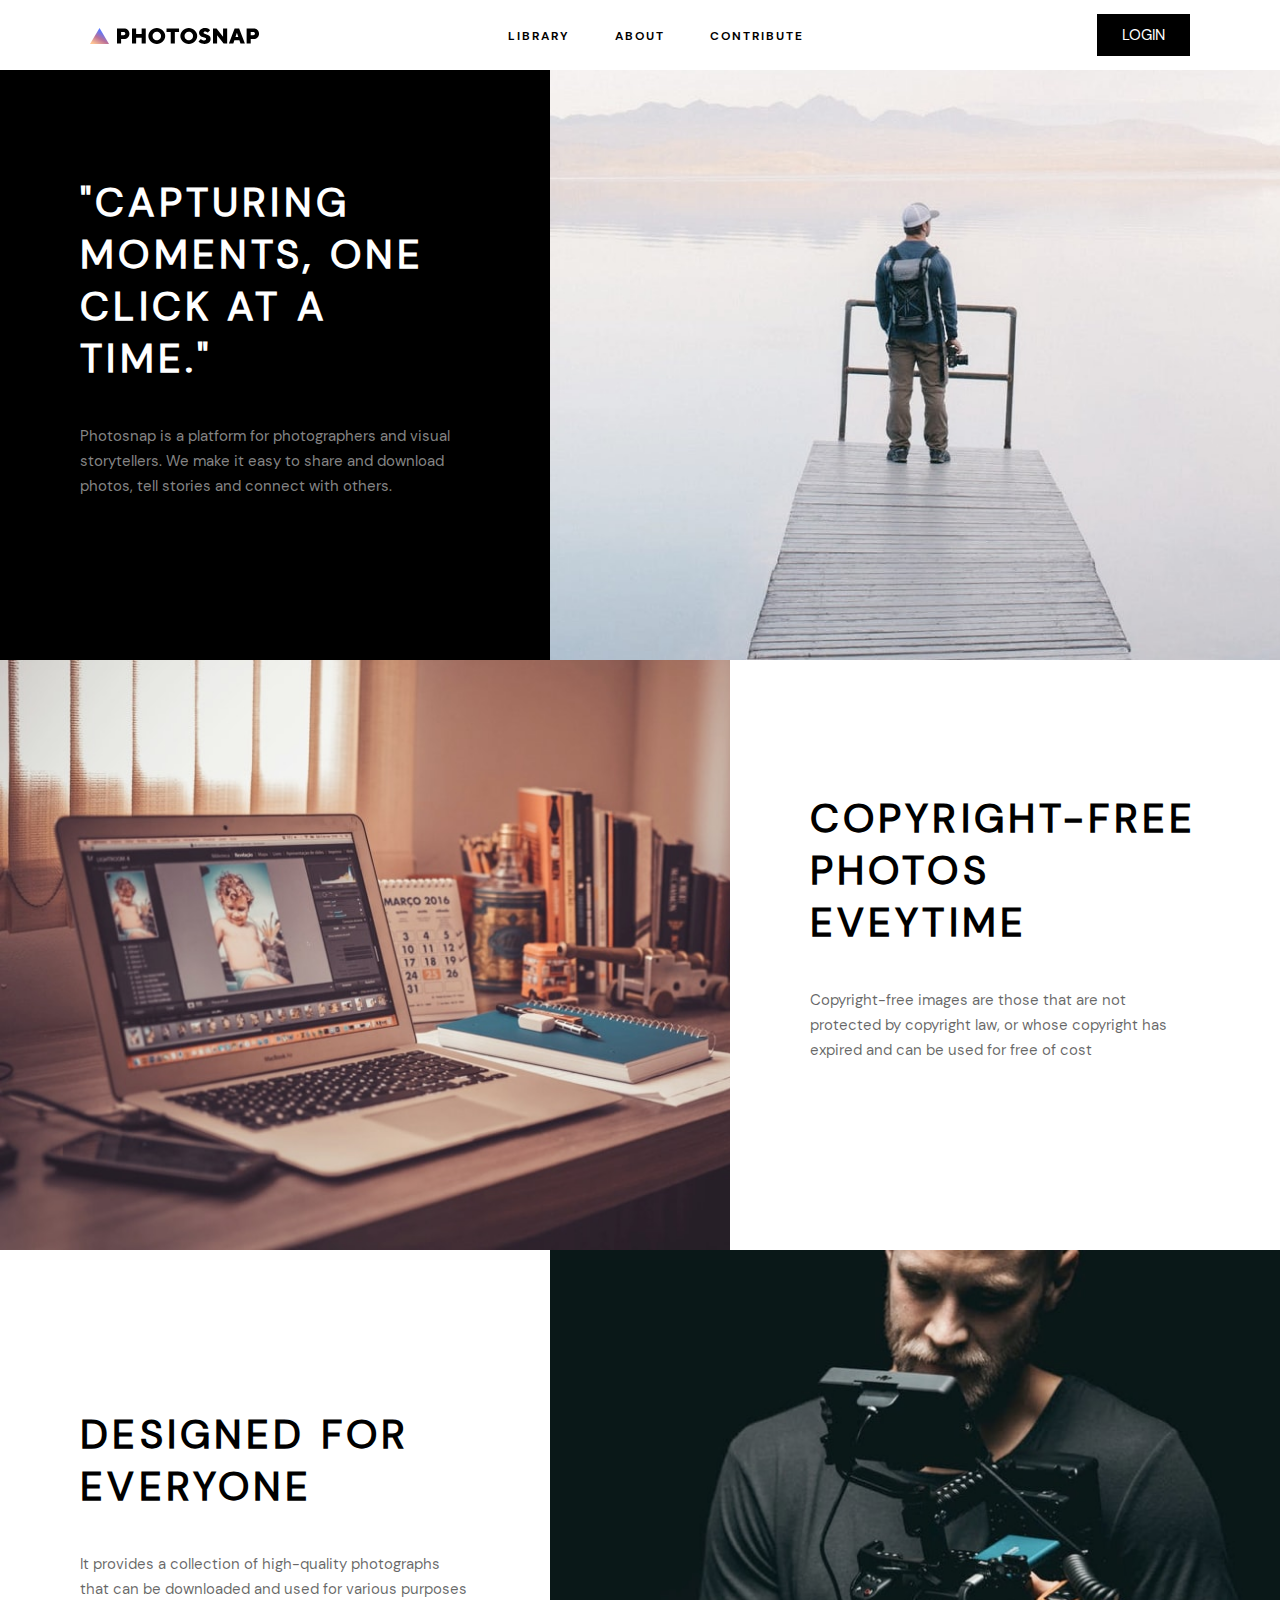
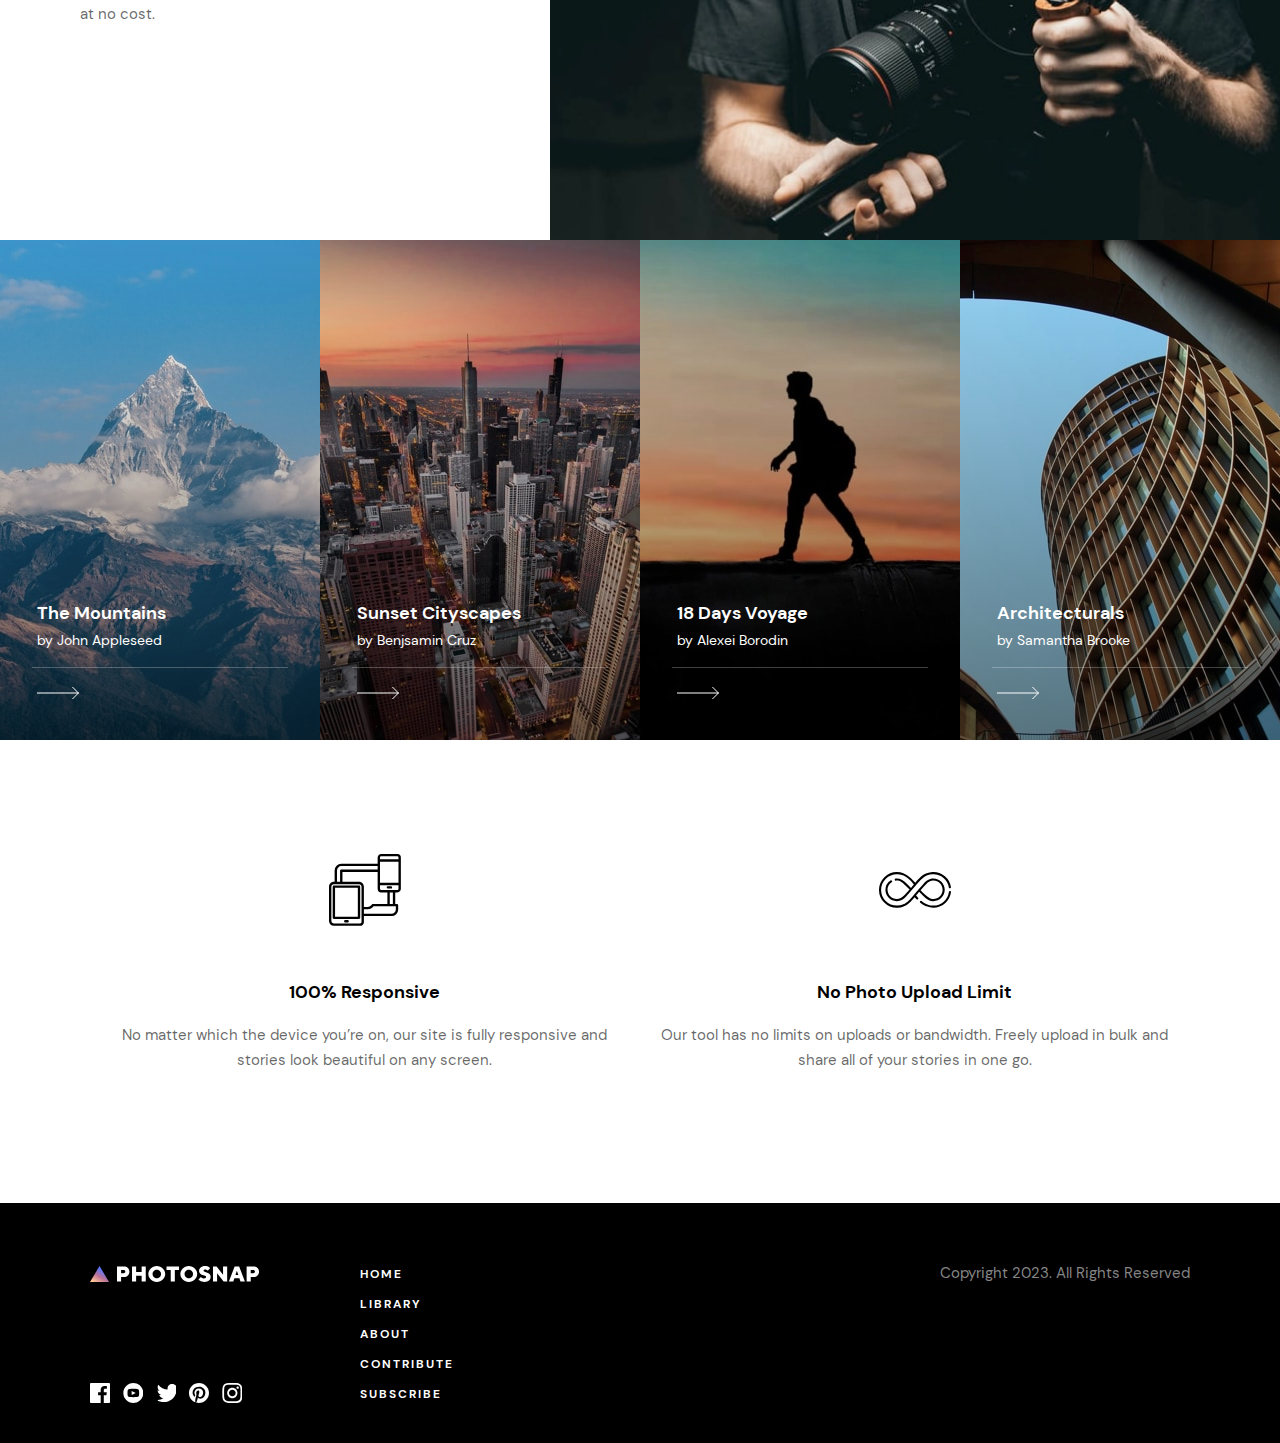
<file: Photosnap/index.html>
<!DOCTYPE html>
<html lang="en">

<head>
    <meta charset="UTF-8">
    <meta name="viewport" content="width=device-width, initial-scale=1.0">
    <title>Photosnap - Home</title>
    <link rel="stylesheet" href="styles/css/main.css">
</head>

<body>
    <script>
        alert("welcome to photsnap");
    </script>
    <!-- HEADER -->
    <header>
        <div class="container">
            <nav class="navbar">
                <a href="index.html" class="logo">
                    <img src="images/logo.svg" alt="logo">
                </a>

                <ul class="nav_list">
                    <li class="nav_list-item">
                        <a href="library.html" class="nav_list-link">LIBRARY</a>
                    </li>
                    <li class="nav_list-item">
                        <a href="about.html" class="nav_list-link">ABOUT</a>
                    </li>
                    <li class="nav_list-item">
                        <a href="https://script.google.com/macros/s/AKfycbyf7sZdRkfo2hrN9PUlDD4QHkLz4gz2wxSFbMTOLd92MkOWxnffbMkovbiKIZKmYODZ/exec" class="nav_list-link">CONTRIBUTE</a>
                    </li>
                                      
                </ul>

                <a href="index.html" class="btn btn-black">LOGIN</a>

                <button class="menu_toggle">
                    <svg height="6" width="20" xmlns="http://www.w3.org/2000/svg" class="open">
                        <g fill-rule="evenodd">
                            <path d="M0 0h20v1H0zM0 5h20v1H0z"></path>
                        </g>
                    </svg>
                    <svg height="15" width="16" xmlns="http://www.w3.org/2000/svg" class="close">
                        <path
                            d="M14.718.075l.707.707L8.707 7.5l6.718 6.718-.707.707L8 8.207l-6.718 6.718-.707-.707L7.293 7.5.575.782l.707-.707L8 6.793 14.718.075z"
                            fill-rule="evenodd"></path>
                    </svg>
                </button>
            </nav>
        </div>
    </header>

    <!-- MAIN -->
    <main>
        <!-- INFORMATION SECTION -->
        <section class="create">
            <div class="container-lg">
                <div class="row">
                    <div class="section_text section_text_black">
                        <div class="section_text-box">
                            <h2 class="heading white">"Capturing moments, one click at a time."</h2>
                            <p class="opaque-grey">Photosnap is a platform for photographers and visual storytellers. We make it easy to share and download photos, tell stories and connect with others.</p>
                                 
                                
                            
                        </div>
                    </div>
                    <div class="section_image section-create-img"></div>
                </div>
            </div>
        </section>

        <!-- copyright information section-->
        <section class="stories">
            <div class="container-lg">
                <div class="row">
                    <div class="section_image section-stories-img"></div>
                    <div class="section_text section_text_white">
                        <div class="section_text-box">
                            <h2 class="heading black">COPYRIGHT-FREE PHOTOS EVEYTIME</h2>
                            <p class="opaque-black">Copyright-free images are those that are not protected by copyright law, or whose copyright has expired and can be used for free of cost </p>
                           
                        </div>
                    </div>
                </div>
            </div>
        </section>

        <!-- FOR EVERYONE SECTION -->
        <section class="everyone">
            <div class="container-lg">
                <div class="row">
                    <div class="section_text section_text_white">
                        <div class="section_text-box">
                            <h2 class="heading black">Designed for everyone</h2>

                                <p class="opaque-black">It provides a collection of high-quality photographs that can be downloaded and used for various purposes at no cost.</p>
                          
                        </div>
                    </div>
                    <div class="section_image section-everyone-img"></div>
                </div>
            </div>
        </section>

        <!-- GALLERY SECTION -->
        <section class="gallery">
            <div class="container-lg">
                <div class="grid">
                    <a href="images/mountains.jpg" class="image-container">
                        <div class="image image-1">
                            <div class="image-box">
                                <div class="image-textbox">
                                    <h3>The Mountains</h3>
                                    <p>by John Appleseed</p>
                                </div>
                                <div class="image-link">
                                    
                                    <img src="images/arrow-white.svg">
                                </div>
                            </div>
                        </div>
                    </a>
                    <a href="images/cityscapes.jpg" class="image-container">
                        <div class="image image-2">
                            <div class="image-box">
                                <div class="image-textbox">
                                    <h3>Sunset Cityscapes</h3>
                                    <p>by Benjsamin Cruz</p>
                                </div>
                                <div class="image-link">
                                    <img src="images/arrow-white.svg" alt="arrow">
                                </div>
                            </div>
                        </div>
                    </a>
                    <a href="images/18-days-voyage.jpg" class="image-container">
                        <div class="image image-3">
                            <div class="image-box">
                                <div class="image-textbox">
                                    <h3>18 Days Voyage</h3>
                                    <p>by Alexei Borodin</p>
                                </div>
                                <div class="image-link">                                   
                                    <img src="images/arrow-white.svg" alt="arrow">
                                </div>
                            </div>
                        </div>
                    </a>
                    <a href="images/architecturals.jpg" class="image-container">
                        <div class="image image-4">
                            <div class="image-box">
                                <div class="image-textbox">
                                    <h3>Architecturals</h3>
                                    <p>by Samantha Brooke</p>
                                </div>
                                <div class="image-link">
                                    <img src="images/arrow-white.svg" alt="arrow">
                                </div>
                            </div>
                        </div>
                    </a>
                </div>
            </div>
        </section>

        <!-- FEATURES GRID -->
        <section class="our-features">
            <div class="container">
                <div class="row">
                    <div class="feature">
                        <div class="feature-image"><img src="images/responsive.svg" alt="responsive"></div>
                        <h3 class="feature-heading">100% Responsive</h3>
                        <p class="feature-text">No matter which the device you’re on, our site is fully responsive and
                            stories look beautiful on
                            any screen.</p>
                    </div>
                    <div class="feature">
                        <div class="feature-image"><img src="images/no-limit.svg" alt="no limit"></div>
                        <h3 class="feature-heading">No Photo Upload Limit</h3>
                        <p class="feature-text">Our tool has no limits on uploads or bandwidth. Freely upload in bulk
                            and
                            share all of your stories in one go.</p>
                    </div>
                </div>
            </div>
        </section>
    </main>

    <!-- FOOTER -->
    <footer>
        <div class="container">
            <div class="footer-row">
                <div class="footer_logo-box">
                    <a href="index.html" class="logo">
                        <img src="images/logo-white.svg" alt="logo">
                    </a>
                    <ul class="social">
                        <li>
                            <a class="facebook" href="index.html"></a>
                        </li>
                        <li>
                            <a class="youtube" href="index.html"></a>
                        </li>
                        <li>
                            <a class="twitter" href="index.html"></a>
                        </li>
                        <li>
                            <a class="pinterest" href="index.html"></a>
                        </li>
                        <li>
                            <a class="instagram" href="index.html"></a>
                        </li>
                    </ul>
                </div>
                <div class="footer_menu-box">
                    <ul class="footer_menu">
                        <li class="footer_menu-item">
                            <a class="footer_menu-link" href="index.html">Home</a>
                        </li>
                        <li class="footer_menu-item">
                            <a class="footer_menu-link" href="library.html">LIBRARY</a>
                        </li>
                        <li class="footer_menu-item">
                            <a class="footer_menu-link" href="about.html">ABOUT</a>
                        </li>
                        <li class="footer_menu-item">
                            <a class="footer_menu-link" href="contribute.html">CONTRIBUTE</a>
                        </li>
                        <li class="footer_menu-item">
                            <a class="footer_menu-link" href="subscribe.html">SUBSCRIBE</a>
                        </li>
                    </ul>
                </div>
                <div class="footer_copyright">              
                    <p class="opaque-grey">Copyright 2023. All Rights Reserved</p>
                </div>
            </div>
        </div>
    </footer>
    <script src="js/app.js"></script>
</body>

</html>
</file>
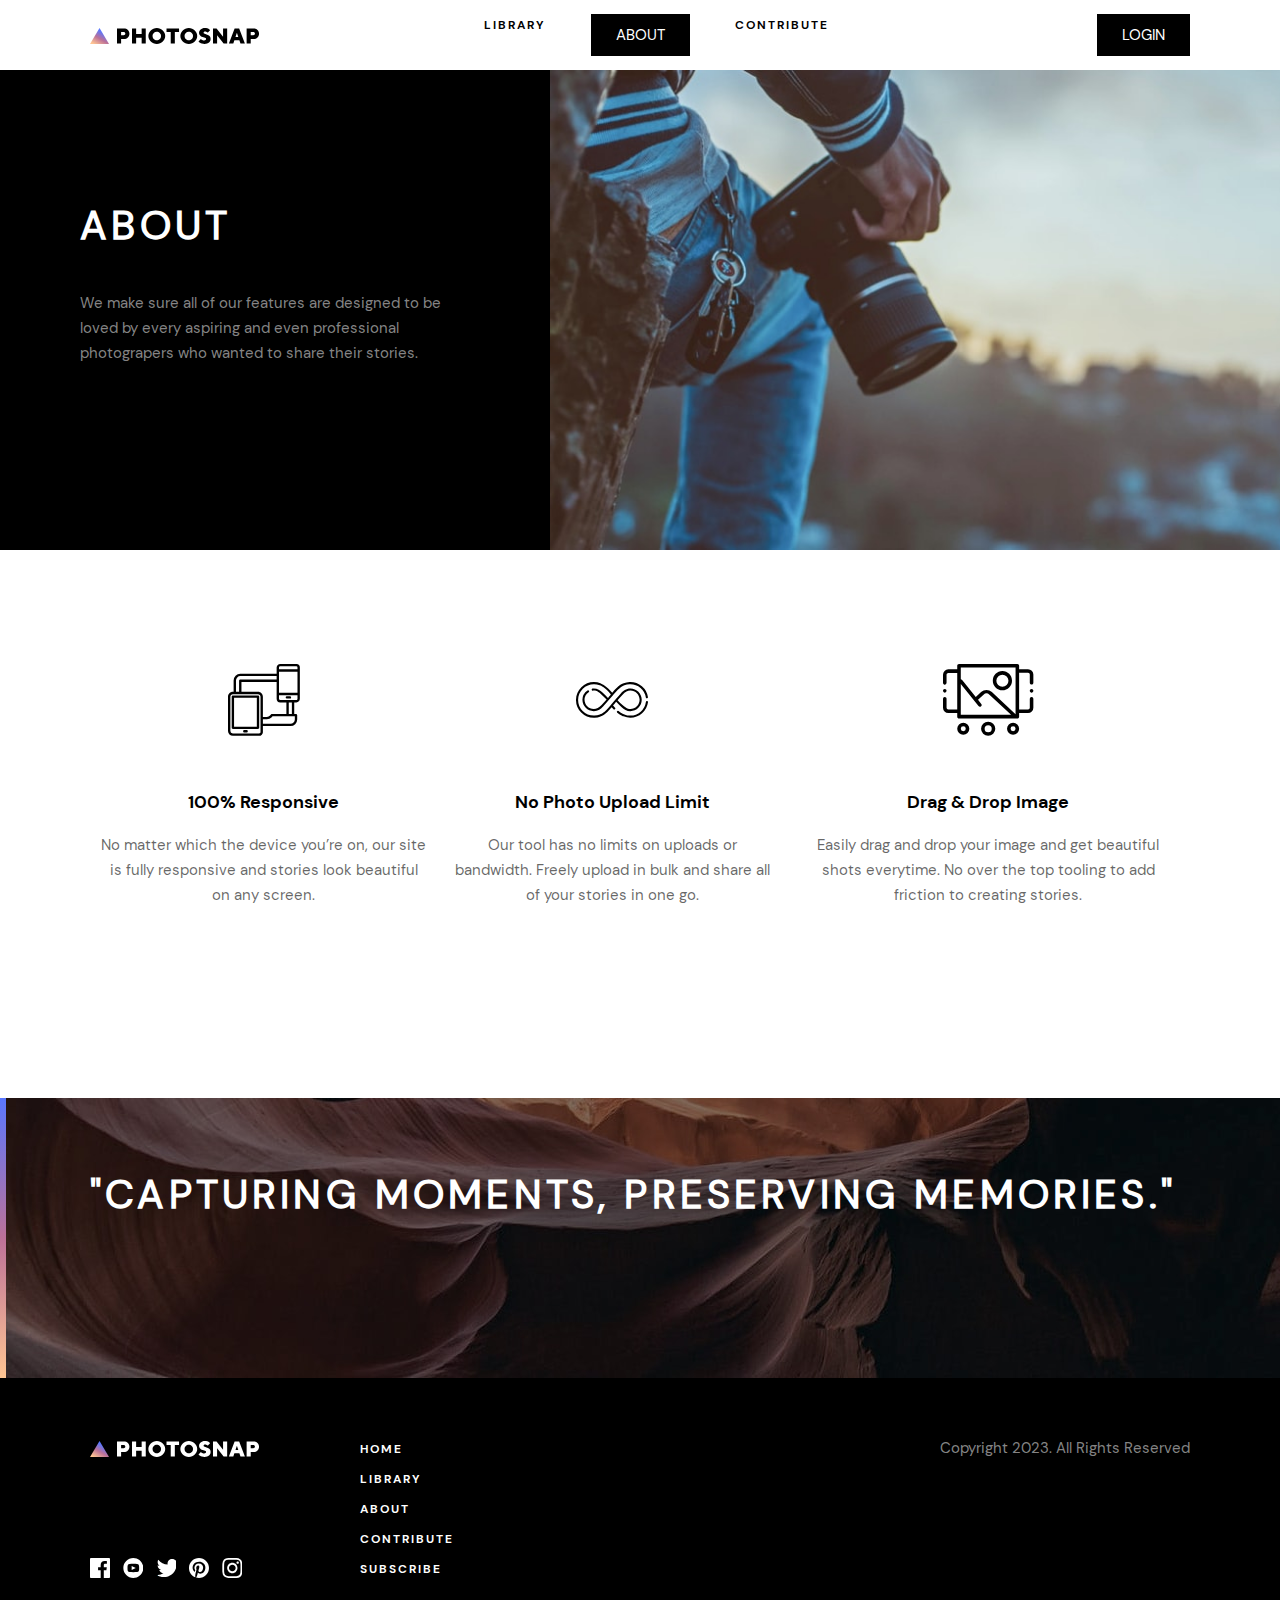
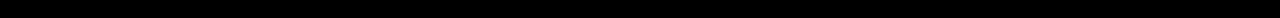
<file: Photosnap/about.html>
<!DOCTYPE html>
<html lang="en">

<head>
    <meta charset="UTF-8">
    <meta name="viewport" content="width=device-width, initial-scale=1.0">
    <title>about - Photosnap</title>
    <link rel="stylesheet" href="styles/css/main.css">
</head>

<body>
    <!-- HEADER -->
    <header>
        <div class="container">
            <nav class="navbar">
                <a href="index.html" class="logo">
                    <img src="images/logo.svg" alt="logo">
                </a>

                <ul class="nav_list">
                    <li class="nav_list-item">
                        <a href="library.html" class="nav_list-link">LIBRARY</a>
                    </li>
                    <li class="nav_list-item">
                        <a href="about.html" class="btn btn-black">ABOUT</a>
                    </li>
                    <li class="nav_list-item">
                        <a href="https://script.google.com/macros/s/AKfycbyf7sZdRkfo2hrN9PUlDD4QHkLz4gz2wxSFbMTOLd92MkOWxnffbMkovbiKIZKmYODZ/exec" class="nav_list-link">CONTRIBUTE</a>
                    </li>
                    
                </ul>
                <a href="index.html" class="btn btn-black">LOGIN</a>

                

                <button class="menu_toggle">
                    <svg height="6" width="20" xmlns="http://www.w3.org/2000/svg" class="open">
                        <g fill-rule="evenodd">
                            <path d="M0 0h20v1H0zM0 5h20v1H0z"></path>
                        </g>
                    </svg>
                    <svg height="15" width="16" xmlns="http://www.w3.org/2000/svg" class="close">
                        <path
                            d="M14.718.075l.707.707L8.707 7.5l6.718 6.718-.707.707L8 8.207l-6.718 6.718-.707-.707L7.293 7.5.575.782l.707-.707L8 6.793 14.718.075z"
                            fill-rule="evenodd"></path>
                    </svg>
                </button>
            </nav>
        </div>
    </header>

    <!-- MAIN -->
    <main>
        <!-- FEATURES HERO -->
        <section class="features">
            <div class="container-lg">
                <div class="row">
                    <div class="section_text section_text_black">
                        <div class="section_text-box">
                            <h2 class="heading white">ABOUT</h2>
                            <p class="opaque-grey">We make sure all of our features are designed to be loved by every
                                aspiring and even professional photograpers who wanted to share their stories.</p>
                        </div>
                    </div>
                    <div class="section_image section-features-img"></div>
                </div>
            </div>
        </section>

        <!-- FEATURES GRID -->
        <section class="our-features">
            <div class="container">
                <div class="row mb-lg">
                    <div class="feature">
                        <div class="feature-image"><img src="images/responsive.svg" alt="responsive"></div>
                        <h3 class="feature-heading">100% Responsive</h3>
                        <p class="feature-text">No matter which the device you’re on, our site is fully responsive and
                            stories look beautiful on
                            any screen.</p>
                    </div>
                    <div class="feature">
                        <div class="feature-image"><img src="images/no-limit.svg" alt="no limit"></div>
                        <h3 class="feature-heading">No Photo Upload Limit</h3>
                        <p class="feature-text">Our tool has no limits on uploads or bandwidth. Freely upload in bulk
                            and
                            share all of your stories in one go.</p>
                    </div>
                    
                    
                    <div class="feature">
                        <div class="feature-image"><img src="images/drag.svg" alt="drag"></div>
                        <h3 class="feature-heading">Drag & Drop Image</h3>
                        <p class="feature-text">Easily drag and drop your image and get beautiful shots everytime. No
                            over the top tooling to add friction to creating stories.
                        </p>
                    </div>
                </div>
            </div>
        </section>

        <!-- BETA SECTION -->
        <section class="beta">
            <div class="container">
                <div class="row space-between">
                    <h1 class="heading white">"Capturing moments, preserving memories."</h1>
                    
                </div>
            </div>
        </section>
    </main>

<!-- FOOTER -->
<footer>
    <div class="container">
        <div class="footer-row">
            <div class="footer_logo-box">
                <a href="index.html" class="logo">
                    <img src="images/logo-white.svg" alt="logo">
                </a>
                <ul class="social">
                    <li>
                        <a class="facebook" href="index.html"></a>
                    </li>
                    <li>
                        <a class="youtube" href="index.html"></a>
                    </li>
                    <li>
                        <a class="twitter" href="index.html"></a>
                    </li>
                    <li>
                        <a class="pinterest" href="index.html"></a>
                    </li>
                    <li>
                        <a class="instagram" href="index.html"></a>
                    </li>
                </ul>
            </div>
            <div class="footer_menu-box">
                <ul class="footer_menu">
                    <li class="footer_menu-item">
                        <a class="footer_menu-link" href="index.html">Home</a>
                    </li>
                    <li class="footer_menu-item">
                        <a class="footer_menu-link" href="library.html">LIBRARY</a>
                    </li>
                    <li class="footer_menu-item">
                        <a class="footer_menu-link" href="about.html">ABOUT</a>
                    </li>
                    <li class="footer_menu-item">
                        <a class="footer_menu-link" href="contribute.html">CONTRIBUTE</a>
                    </li>
                    <li class="footer_menu-item">
                        <a class="footer_menu-link" href="subscribe.html">SUBSCRIBE</a>
                    </li>
                </ul>
            </div>
            <div class="footer_copyright">              
                <p class="opaque-grey">Copyright 2023. All Rights Reserved</p>
            </div>
        </div>
    </div>
</footer>
<script src="js/app.js"></script>
</body>

</html>
</file>
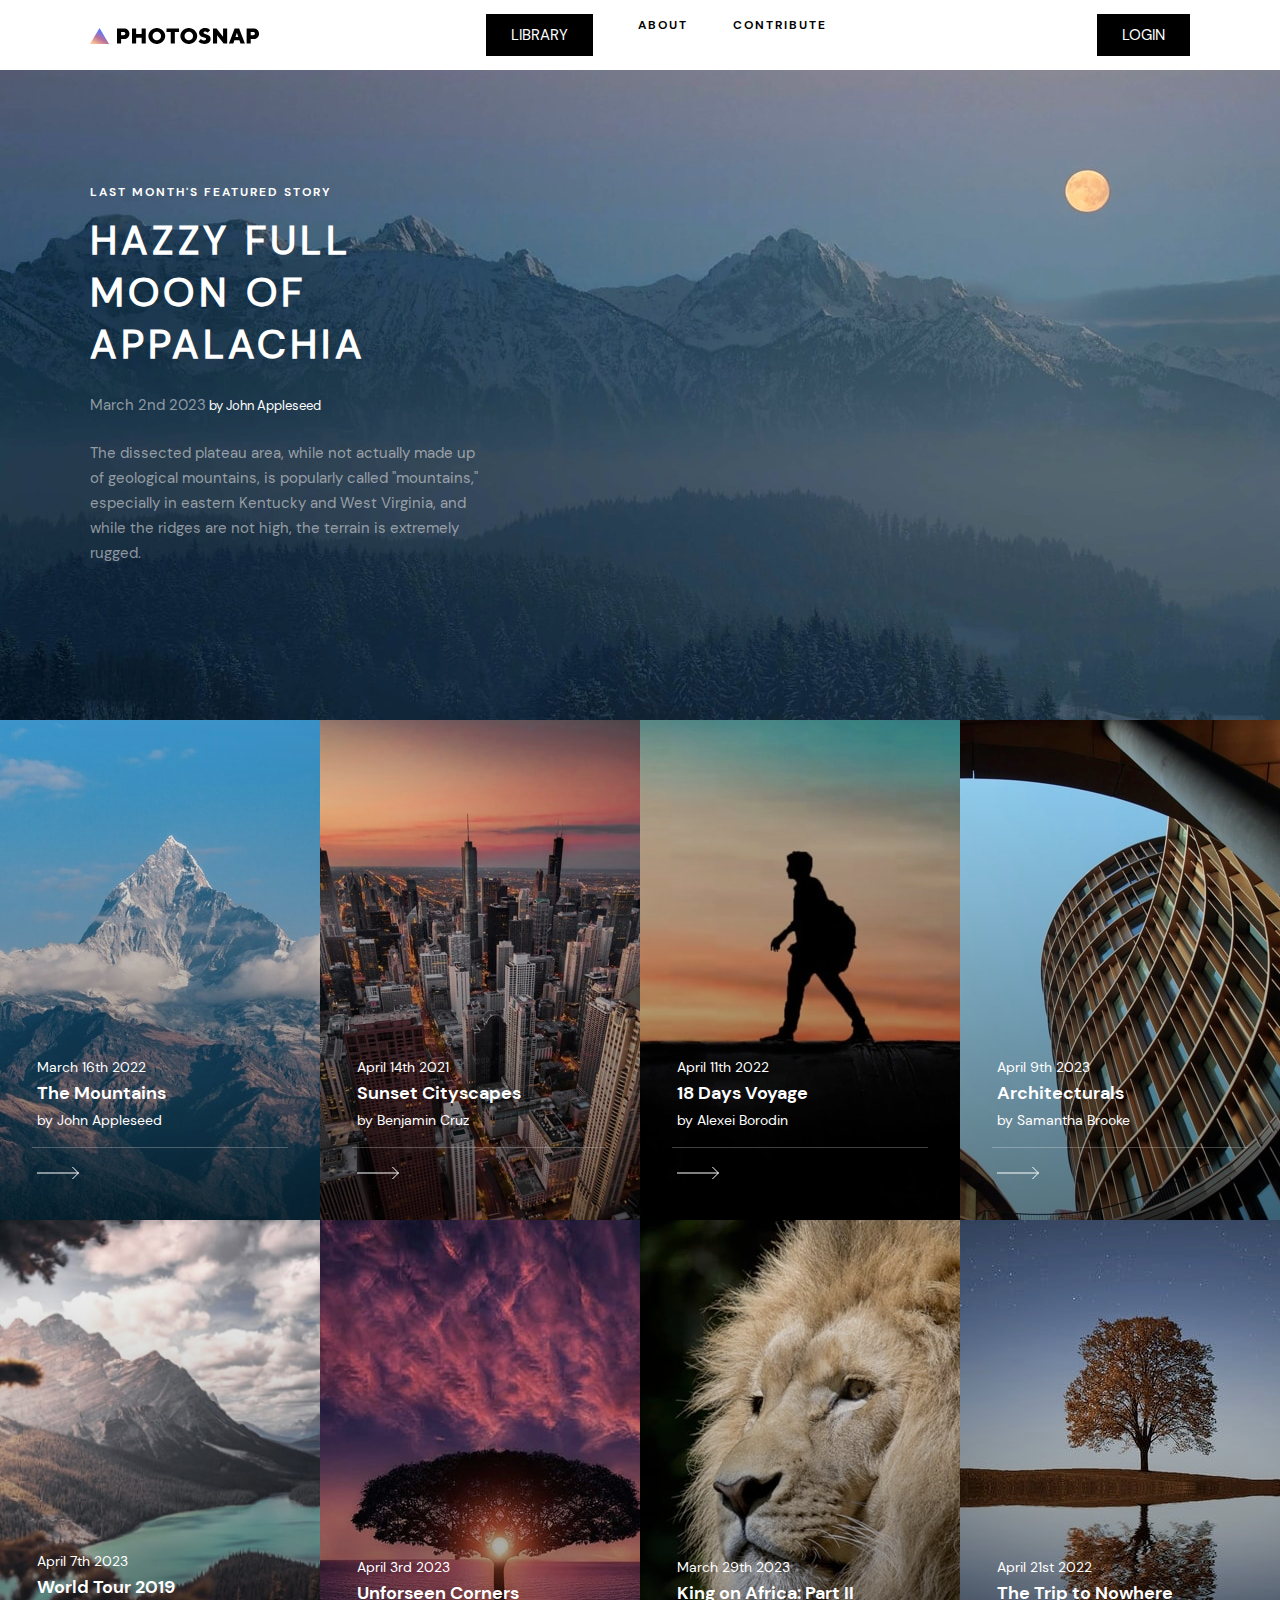
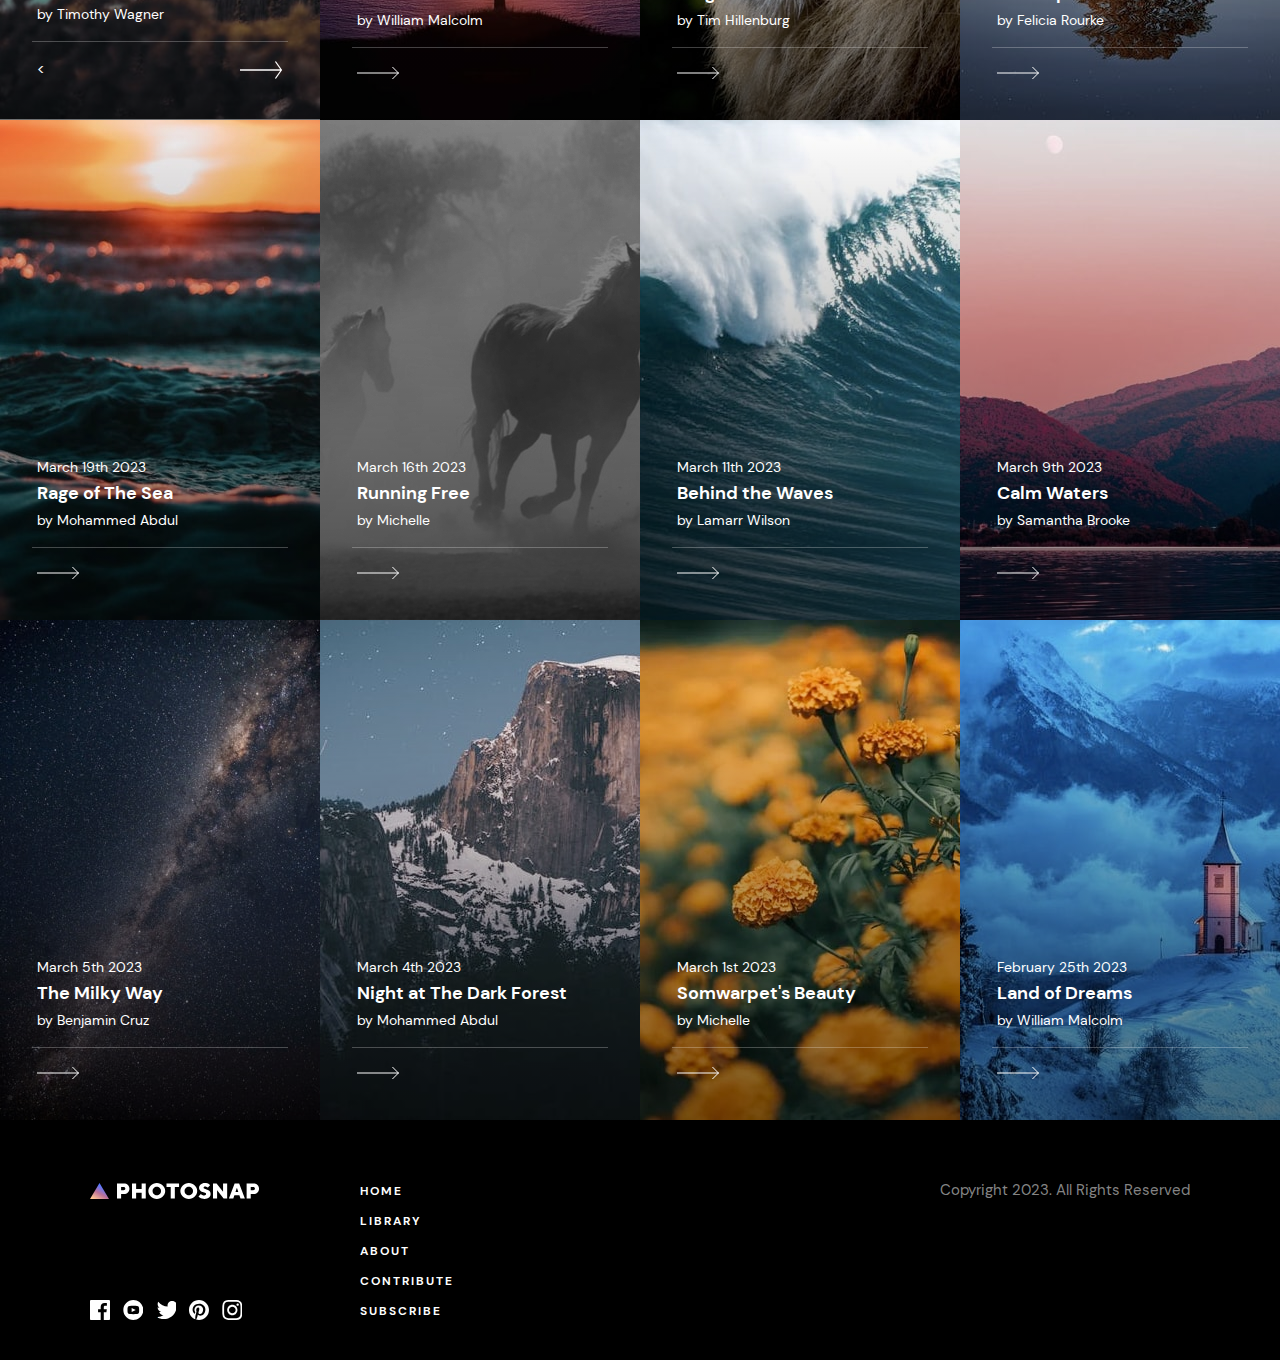
<file: Photosnap/library.html>
<!DOCTYPE html>
<html lang="en">

<head>
    <meta charset="UTF-8">
    <meta name="viewport" content="width=device-width, initial-scale=1.0">
    <title>library- Photosnap</title>
    <link rel="stylesheet" href="styles/css/main.css">
</head>

<body>
    <!-- HEADER -->
    <header>
        <div class="container">
            <nav class="navbar">
                <a href="index.html" class="logo">
                    <img src="images/logo.svg" alt="logo">
                </a>

                <ul class="nav_list">
                    <li class="nav_list-item">
                        <a href="library.html" class="btn btn-black">LIBRARY</a>
                    </li>
                    <li class="nav_list-item">
                        <a href="about.html" class="nav_list-link">ABOUT</a>
                    </li>
                    <li class="nav_list-item">
                        <a href="https://script.google.com/macros/s/AKfycbyf7sZdRkfo2hrN9PUlDD4QHkLz4gz2wxSFbMTOLd92MkOWxnffbMkovbiKIZKmYODZ/exec" class="nav_list-link">CONTRIBUTE</a>
                        
                    </li>
                    
                </ul>

                <a href="index.html" class="btn btn-black">LOGIN</a>

                <button class="menu_toggle">
                    <svg height="6" width="20" xmlns="http://www.w3.org/2000/svg" class="open">
                        <g fill-rule="evenodd">
                            <path d="M0 0h20v1H0zM0 5h20v1H0z"></path>
                        </g>
                    </svg>
                    <svg height="15" width="16" xmlns="http://www.w3.org/2000/svg" class="close">
                        <path
                            d="M14.718.075l.707.707L8.707 7.5l6.718 6.718-.707.707L8 8.207l-6.718 6.718-.707-.707L7.293 7.5.575.782l.707-.707L8 6.793 14.718.075z"
                            fill-rule="evenodd"></path>
                    </svg>
                </button>
            </nav>
        </div>
    </header>

    <main>
        <!-- HERO SECTION -->
        <section class="hero">
            <div class="container">
                <div class="section_text">
                    <div class="section_text-box remove-padding">
                        <h5>Last month's featured story</h5>
                        <h2 class="heading white">Hazzy full moon of appalachia</h2>
                        <p class="opaque-grey">March 2nd 2023<span> by John Appleseed</span></p>
                        <p class="opaque-grey">The dissected plateau area, while not actually made up of geological
                            mountains, is popularly called "mountains," especially in eastern Kentucky and West
                            Virginia, and while the ridges are not high, the terrain is extremely rugged.</p>
                    </div>
                </div>
            </div>
        </section>

        <!-- HERO SECTION (MOBILE ONLY) -->
        <section class="hero-mobile">
            <div class="container">
                <div class="section_text section_text_black">
                    <div class="section_text-box remove-padding">
                        <h5>Last month's featured story</h5>
                        <h2 class="heading white">Hazzy full moon of appalachia</h2>
                        <p class="opaque-grey">March 2nd 2022 <span> by John Appleseed</span></p>
                        <p class="opaque-grey">The dissected plateau area, while not actually made up of geological
                            mountains, is popularly called "mountains," especially in eastern Kentucky and West
                            Virginia, and while the ridges are not high, the terrain is extremely rugged.</p>
                        
                    </div>
                </div>
            </div>
        </section>

        <!-- GALLERY SECTION -->
        <section class="gallery">
            <div class="container-lg">
                <div class="grid">
                    <a href="images/mountains.jpg" class="image-container">
                        <div class="image image-1">
                            <div class="image-box">
                                <div class="image-textbox">
                                    <p class="mb-s">March 16th 2022</p>
                                    <h3>The Mountains</h3>
                                    <p>by John Appleseed</p>
                                </div>
                                <div class="image-link">
                                    <img src="images/arrow-white.svg" alt="arrow">
                                </div>
                            </div>
                        </div>
                    </a>
                    <a href="images/cityscapes.jpg" class="image-container">
                        <div class="image image-2">
                            <div class="image-box">
                                <div class="image-textbox">
                                    <p class="mb-s">April 14th 2021</p>
                                    <h3>Sunset Cityscapes</h3>
                                    <p>by Benjamin Cruz</p>
                                </div>
                                <div class="image-link">
                                    
                                    <img src="images/arrow-white.svg" alt="arrow">
                                </div>
                            </div>
                        </div>
                    </a>
                    <a href="images/18-days-voyage.jpg" class="image-container">
                        <div class="image image-3">
                            <div class="image-box">
                                <div class="image-textbox">
                                    <p class="mb-s">April 11th 2022</p>
                                    <h3>18 Days Voyage</h3>
                                    <p>by Alexei Borodin</p>
                                </div>
                                <div class="image-link">
                                    
                                    <img src="images/arrow-white.svg" alt="arrow">
                                </div>
                            </div>
                        </div>
                    </a>
                    <a href="images/architecturals.jpg" class="image-container">
                        <div class="image image-4">
                            <div class="image-box">
                                <div class="image-textbox">
                                    <p class="mb-s">April 9th 2023</p>
                                    <h3>Architecturals</h3>
                                    <p>by Samantha Brooke</p>
                                </div>
                                <div class="image-link">
                                    
                                    <img src="images/arrow-white.svg" alt="arrow">
                                </div>
                            </div>
                        </div>
                    </a>
                    <a href="images/world-tour.jpg" class="image-container">
                        <div class="image image-5">
                            <div class="image-box">
                                <div class="image-textbox">
                                    <p class="mb-s">April 7th 2023</p>
                                    <h3>World Tour 2019</h3>
                                    <p>by Timothy Wagner</p>
                                </div>
                                <div class="image-link">
                                    <
                                    <img src="images/arrow-white.svg" alt="arrow">
                                </div>
                            </div>
                        </div>
                    </a>
                    <a href="images/unforeseen-corners.jpg" class="image-container">
                        <div class="image image-6">
                            <div class="image-box">
                                <div class="image-textbox">
                                    <p class="mb-s">April 3rd 2023</p>
                                    <h3>Unforseen Corners</h3>
                                    <p>by William Malcolm</p>
                                </div>
                                <div class="image-link">
                                    
                                    <img src="images/arrow-white.svg" alt="arrow">
                                </div>
                            </div>
                        </div>
                    </a>
                    <a href="images/king-on-africa.jpg" class="image-container">
                        <div class="image image-7">
                            <div class="image-box">
                                <div class="image-textbox">
                                    <p class="mb-s">March 29th 2023</p>
                                    <h3>King on Africa: Part II</h3>
                                    <p>by Tim Hillenburg</p>
                                </div>
                                <div class="image-link">
                                    
                                    <img src="images/arrow-white.svg" alt="arrow">
                                </div>
                            </div>
                        </div>
                    </a>
                    <a href="images/trip-to-nowhere.jpg" class="image-container">
                        <div class="image image-8">
                            <div class="image-box">
                                <div class="image-textbox">
                                    <p class="mb-s">April 21st 2022</p>
                                    <h3>The Trip to Nowhere</h3>
                                    <p>by Felicia Rourke</p>
                                </div>
                                <div class="image-link">
                                    
                                    <img src="images/arrow-white.svg" alt="arrow">
                                </div>
                            </div>
                        </div>
                    </a>
                    <a href="images/rage-of-the-sea.jpg" class="image-container">
                        <div class="image image-9">
                            <div class="image-box">
                                <div class="image-textbox">
                                    <p class="mb-s">March 19th 2023</p>
                                    <h3>Rage of The Sea</h3>
                                    <p>by Mohammed Abdul</p>
                                </div>
                                <div class="image-link">
                                    
                                    <img src="images/arrow-white.svg" alt="arrow">
                                </div>
                            </div>
                        </div>
                    </a>
                    <a href="images/running-free.jpg" class="image-container">
                        <div class="image image-10">
                            <div class="image-box">
                                <div class="image-textbox">
                                    <p class="mb-s">March 16th 2023</p>
                                    <h3>Running Free</h3>
                                    <p>by Michelle</p>
                                </div>
                                <div class="image-link">
                                   
                                    <img src="images/arrow-white.svg" alt="arrow">
                                </div>
                            </div>
                        </div>
                    </a>
                    <a href="images/behind-the-waves.jpg" class="image-container">
                        <div class="image image-11">
                            <div class="image-box">
                                <div class="image-textbox">
                                    <p class="mb-s">March 11th 2023</p>
                                    <h3>Behind the Waves</h3>
                                    <p>by Lamarr Wilson</p>
                                </div>
                                <div class="image-link">
                                   
                                    <img src="images/arrow-white.svg" alt="arrow">
                                </div>
                            </div>
                        </div>
                    </a>
                    <a href="images/calm-waters.jpg" class="image-container">
                        <div class="image image-12">
                            <div class="image-box">
                                <div class="image-textbox">
                                    <p class="mb-s">March 9th 2023</p>
                                    <h3>Calm Waters</h3>
                                    <p>by Samantha Brooke</p>
                                </div>
                                <div class="image-link">
                                   
                                    <img src="images/arrow-white.svg" alt="arrow">
                                </div>
                            </div>
                        </div>
                    </a>
                    <a href="images/milky-way.jpg" class="image-container">
                        <div class="image image-13">
                            <div class="image-box">
                                <div class="image-textbox">
                                    <p class="mb-s">March 5th 2023</p>
                                    <h3>The Milky Way</h3>
                                    <p>by Benjamin Cruz</p>
                                </div>
                                <div class="image-link">
                                  
                                    <img src="images/arrow-white.svg" alt="arrow">
                                </div>
                            </div>
                        </div>
                    </a>
                    <a href="images/dark-forest.jpg" class="image-container">
                        <div class="image image-14">
                            <div class="image-box">
                                <div class="image-textbox">
                                    <p class="mb-s">March 4th 2023</p>
                                    <h3>Night at The Dark Forest</h3>
                                    <p>by Mohammed Abdul</p>
                                </div>
                                <div class="image-link">
                                    
                                    <img src="images/arrow-white.svg" alt="arrow">
                                </div>
                            </div>
                        </div>
                    </a>
                    <a href="images/somwarpet.jpg" class="image-container">
                        <div class="image image-15">
                            <div class="image-box">
                                <div class="image-textbox">
                                    <p class="mb-s">March 1st 2023</p>
                                    <h3>Somwarpet's Beauty</h3>
                                    <p>by Michelle</p>
                                </div>
                                <div class="image-link">
                                   
                                    <img src="images/arrow-white.svg" alt="arrow">
                                </div>
                            </div>
                        </div>
                    </a>
                    <a href="images/land-of-dreams.jpg" class="image-container">
                        <div class="image image-16">
                            <div class="image-box">
                                <div class="image-textbox">
                                    <p class="mb-s">February 25th 2023</p>
                                    <h3>Land of Dreams</h3>
                                    <p>by William Malcolm</p>
                                </div>
                                <div class="image-link">
                                    
                                    <img src="images/arrow-white.svg" alt="arrow">
                                </div>
                            </div>
                        </div>
                    </a>
                </div>
            </div>
        </section>
    </main>

 <!-- FOOTER -->
 <footer>
    <div class="container">
        <div class="footer-row">
            <div class="footer_logo-box">
                <a href="index.html" class="logo">
                    <img src="images/logo-white.svg" alt="logo">
                </a>
                <ul class="social">
                    <li>
                        <a class="facebook" href="index.html"></a>
                    </li>
                    <li>
                        <a class="youtube" href="index.html"></a>
                    </li>
                    <li>
                        <a class="twitter" href="index.html"></a>
                    </li>
                    <li>
                        <a class="pinterest" href="index.html"></a>
                    </li>
                    <li>
                        <a class="instagram" href="index.html"></a>
                    </li>
                </ul>
            </div>
            <div class="footer_menu-box">
                <ul class="footer_menu">
                    <li class="footer_menu-item">
                        <a class="footer_menu-link" href="index.html">Home</a>
                    </li>
                    <li class="footer_menu-item">
                        <a class="footer_menu-link" href="library.html">LIBRARY</a>
                    </li>
                    <li class="footer_menu-item">
                        <a class="footer_menu-link" href="about.html">ABOUT</a>
                    </li>
                    <li class="footer_menu-item">
                        <a class="footer_menu-link" href="contribute.html">CONTRIBUTE</a>
                    </li>
                    <li class="footer_menu-item">
                        <a class="footer_menu-link" href="subscribe.html">SUBSCRIBE</a>
                    </li>
                </ul>
            </div>
            <div class="footer_copyright">              
                <p class="opaque-grey">Copyright 2023. All Rights Reserved</p>
            </div>
        </div>
    </div>
</footer>
<script src="js/app.js"></script>
</body>

</html>
</file>
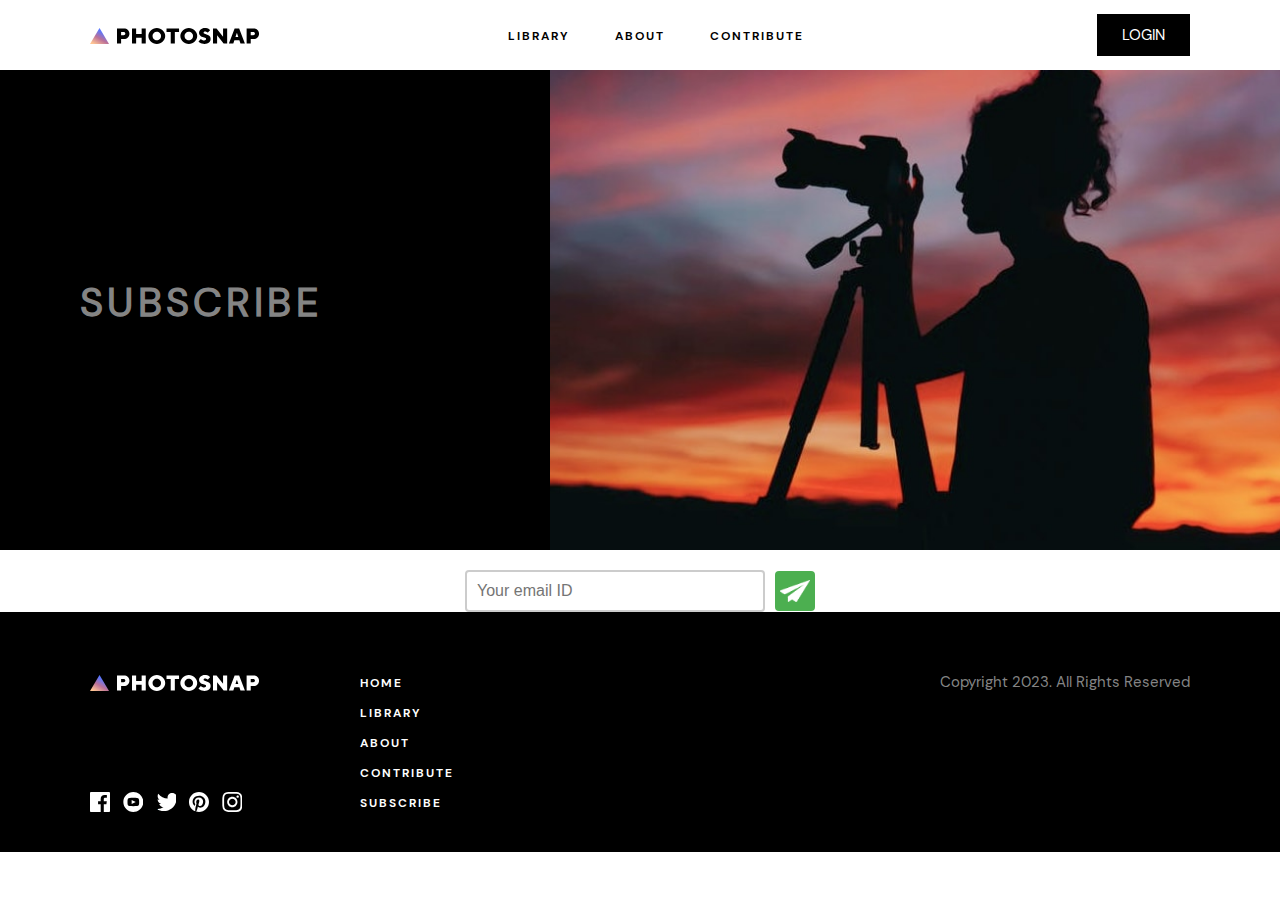
<file: Photosnap/subscribe.html>
<!DOCTYPE html>
<html lang="en">

<head>
    <meta charset="UTF-8">
    <meta name="viewport" content="width=device-width, initial-scale=1.0">
    <title>contribute - Photosnap</title>
    <link rel="stylesheet" href="styles/css/main.css">
</head>

<body>
    <!-- HEADER -->
    <header>
        <div class="container">
            <nav class="navbar">
                <a href="index.html" class="logo">
                    <img src="images/logo.svg" alt="logo">
                </a>

                <ul class="nav_list">
                    <li class="nav_list-item">
                        <a href="library.html" class="nav_list-link">LIBRARY</a>
                    </li>
                    <li class="nav_list-item">
                        <a href="about.html" class="nav_list-link">ABOUT</a>
                    </li>
                    <li class="nav_list-item">
                        <a href="https://script.google.com/macros/s/AKfycbyf7sZdRkfo2hrN9PUlDD4QHkLz4gz2wxSFbMTOLd92MkOWxnffbMkovbiKIZKmYODZ/exec" class="nav_list-link">CONTRIBUTE</a>
                    </li>
                    
                </ul>

                <a href="index.html" class="btn btn-black">LOGIN</a>

                <button class="menu_toggle">
                    <svg height="6" width="20" xmlns="http://www.w3.org/2000/svg" class="open">
                        <g fill-rule="evenodd">
                            <path d="M0 0h20v1H0zM0 5h20v1H0z"></path>
                        </g>
                    </svg>
                    <svg height="15" width="16" xmlns="http://www.w3.org/2000/svg" class="close">
                        <path
                            d="M14.718.075l.707.707L8.707 7.5l6.718 6.718-.707.707L8 8.207l-6.718 6.718-.707-.707L7.293 7.5.575.782l.707-.707L8 6.793 14.718.075z"
                            fill-rule="evenodd"></path>
                    </svg>
                </button>
            </nav>
        </div>
    </header>

    <!-- MAIN -->
    <main>
        <!-- PRICING HERO -->
        <section class="pricing">
            <div class="container-lg">
                <div class="row">
                    <div class="section_text section_text_black">
                        <div class="section_text-box">
                            
                          <h1><P class="opaque-grey">SUBSCRIBE</P></h1>
                        </div>
                    </div>
                    <div class="section_image section-pricing-img"></div>
                </div>
            </div>
        </section>

 
 
        <form name="submit-to-google-sheet">
            <input type="email" name="Email" placeholder="Your email ID" required>
            <button type="submit"><img src="images\send-icon.png" width="30px"></button>
        </form>
        <script>
            const scriptURL = 'https://script.google.com/macros/s/AKfycbyaC6BZ-8eIy7i0wG3iSC126Fvbm7Cl-LPW4Gc1vB_cL7xyA4VrmwxRw_l6dFihq_1w/exec'
            const form = document.forms['submit-to-google-sheet']
            
          
            form.addEventListener('submit', e => {
              e.preventDefault()
              fetch(scriptURL, { method: 'POST', body: new FormData(form)})
                .then(response =>{
                    
                    form.reset()

                 } )
                .catch(error => console.error('Error!', error.message))
            })
          </script>
    


<!-- FOOTER -->
<footer>
    <div class="container">
        <div class="footer-row">
            <div class="footer_logo-box">
                <a href="index.html" class="logo">
                    <img src="images/logo-white.svg" alt="logo">
                </a>
                <ul class="social">
                    <li>
                        <a class="facebook" href="index.html"></a>
                    </li>
                    <li>
                        <a class="youtube" href="index.html"></a>
                    </li>
                    <li>
                        <a class="twitter" href="index.html"></a>
                    </li>
                    <li>
                        <a class="pinterest" href="index.html"></a>
                    </li>
                    <li>
                        <a class="instagram" href="index.html"></a>
                    </li>
                </ul>
            </div>
            <div class="footer_menu-box">
                <ul class="footer_menu">
                    <li class="footer_menu-item">
                        <a class="footer_menu-link" href="index.html">Home</a>
                    </li>
                    <li class="footer_menu-item">
                        <a class="footer_menu-link" href="library.html">LIBRARY</a>
                    </li>
                    <li class="footer_menu-item">
                        <a class="footer_menu-link" href="about.html">ABOUT</a>
                    </li>
                    <li class="footer_menu-item">
                        <a class="footer_menu-link" href="contribute.html">CONTRIBUTE</a>
                    </li>
                    <li class="footer_menu-item">
                        <a class="footer_menu-link" href="subscribe.html">SUBSCRIBE</a>
                    </li>
                </ul>
            </div>
            <div class="footer_copyright">              
                <p class="opaque-grey">Copyright 2023. All Rights Reserved</p>
            </div>
        </div>
    </div>
</footer>
<script src="js/app.js"></script>


  
  
</body>
</html>
</file>
<file: Photosnap/styles/css/main.css>
.remove-padding {
  padding: 0 !important;
}

.mb-s {
  margin-bottom: 5px;
}

.mb-lg {
  margin-bottom: 60px;
}

.space-between {
  -webkit-box-pack: justify;
      -ms-flex-pack: justify;
          justify-content: space-between;
}

@font-face {
  font-family: "DM Sans Regular";
  src: url("../../textfont/DMSans-Regular.ttf") format("truetype");
}

@font-face {
  font-family: "DM Sans Bold";
  src: url("../../textfont/DMSans-Bold.ttf") format("truetype");
}

h1 {
  font-size: 40px;
  text-transform: uppercase;
  letter-spacing: 4.17px;
}

.white {
  color: #ffffff;
}

h3 {
  font-family: "DM Sans Bold", sans-serif;
  font-size: 18px;
  line-height: 25px;
}

h4 {
  font-size: 24px;
  line-height: 25px;
  letter-spacing: .2px;
  font-family: "DM Sans Bold", sans-serif;
  text-align: center;
  margin-bottom: 25px;
}

h5 {
  font-family: "DM Sans Bold", sans-serif;
  font-size: 12px;
  text-transform: uppercase;
  letter-spacing: 2px;
}

p.opaque-grey {
  color: rgba(223, 223, 223, 0.6);
}

p.opaque-black {
  color: rgba(0, 0, 0, 0.6);
}

.heading {
  font-size: 40px;
  text-transform: uppercase;
  letter-spacing: 4.17px;
}



.btn {
  display: inline-block;
  border: none;
  outline: none;
  padding: 11px 25px;
}

.btn-black {
  background-color: #000000;
  color: #ffffff;
  -webkit-transition: all .4s;
  transition: all .4s;
}

.btn-black:hover {
  background-color: #dfdfdf;
  color: #000000;
}



footer {
  background-color: #000000;
  padding: 60px 0 40px;
}

footer .footer-row {
  display: -webkit-box;
  display: -ms-flexbox;
  display: flex;
  -webkit-box-align: start;
      -ms-flex-align: start;
          align-items: flex-start;
}

footer .footer_logo-box {
  padding-right: 100px;
  height: 140px;
  display: -webkit-box;
  display: -ms-flexbox;
  display: flex;
  -webkit-box-orient: vertical;
  -webkit-box-direction: normal;
      -ms-flex-direction: column;
          flex-direction: column;
  -webkit-box-pack: justify;
      -ms-flex-pack: justify;
          justify-content: space-between;
}

footer .footer_logo-box .social {
  display: -webkit-box;
  display: -ms-flexbox;
  display: flex;
}

footer .footer_logo-box .social li:not(:last-child) {
  margin-right: 13px;
}

footer .footer_logo-box .social a {
  display: block;
  width: 20px;
  height: 20px;
  -webkit-transition: all .4s;
  transition: all .4s;
}

footer .footer_logo-box .social a.facebook {
  background-image: url("../../images/white-FB.svg");
  background-size: cover;
}

footer .footer_logo-box .social a.facebook:hover {
  background-image: url("../../images/facebook.svg");
}

footer .footer_logo-box .social a.youtube {
  background-image: url("../../images/white-YT.svg");
  background-size: cover;
}

footer .footer_logo-box .social a.youtube:hover {
  background-image: url("../../images/youtube.svg");
}

footer .footer_logo-box .social a.twitter {
  background-image: url("../../images/white-Tw.svg");
  background-size: cover;
}

footer .footer_logo-box .social a.twitter:hover {
  background-image: url("../../../images/twitter.svg");
}

footer .footer_logo-box .social a.pinterest {
  background-image: url("../../images/white-Pin.svg");
  background-size: cover;
}

footer .footer_logo-box .social a.pinterest:hover {
  background-image: url("../../images/pinterest.svg");
}

footer .footer_logo-box .social a.instagram {
  background-image: url("../../images/white-Insta.svg");
  background-size: cover;
}

footer .footer_logo-box .social a.instagram:hover {
  background-image: url("../../images/instagram.svg");
}

footer .footer_logo-box .social img {
  -webkit-transition: -webkit-transform .4s ease;
  transition: -webkit-transform .4s ease;
  transition: transform .4s ease;
  transition: transform .4s ease, -webkit-transform .4s ease;
}

footer .footer_logo-box .social img:hover {
  -webkit-transform: scale(1.15);
          transform: scale(1.15);
}

footer .footer_menu-box {
  height: 140px;
}

footer .footer_menu {
  display: -webkit-box;
  display: -ms-flexbox;
  display: flex;
  -webkit-box-orient: vertical;
  -webkit-box-direction: normal;
      -ms-flex-direction: column;
          flex-direction: column;
  -webkit-box-pack: justify;
      -ms-flex-pack: justify;
          justify-content: space-between;
  height: 140px;
}

footer .footer_menu-link {
  color: #ffffff;
}

footer .footer_menu-link:hover {
  color: rgba(223, 223, 223, 0.6);
}

footer .footer_copyright {
  margin-left: auto;
  display: -webkit-box;
  display: -ms-flexbox;
  display: flex;
  -webkit-box-orient: vertical;
  -webkit-box-direction: normal;
      -ms-flex-direction: column;
          flex-direction: column;
  -webkit-box-pack: justify;
      -ms-flex-pack: justify;
          justify-content: space-between;
  height: 140px;
}

header {
  height: 70px;
}

.navbar {
  display: -webkit-box;
  display: -ms-flexbox;
  display: flex;
  -webkit-box-align: center;
      -ms-flex-align: center;
          align-items: center;
  -webkit-box-pack: justify;
      -ms-flex-pack: justify;
          justify-content: space-between;
  height: 70px;
}

footer .footer_menu-link, .nav_list-link {
  text-transform: uppercase;
  font-family: "DM Sans Bold", sans-serif;
  font-size: 12px;
  letter-spacing: 2px;
  -webkit-transition: color .5s ease;
  transition: color .5s ease;
}

.nav_list {
  display: -webkit-box;
  display: -ms-flexbox;
  display: flex;
}

.nav_list-item {
  margin-right: 45px;
}

.nav_list-link {
  color: #000000;
}

.nav_list-link:hover {
  color: #dfdfdf;
}

.menu_toggle {
  display: none;
}

*,
*::before,
*::after {
  margin: 0;
  padding: 0;
  -webkit-box-sizing: border-box;
          box-sizing: border-box;
}

body {
  font-family: "DM Sans Regular", sans-serif;
  font-size: 15px;
}

ul {
  list-style: none;
}

a {
  text-decoration: none;
}

button {
  cursor: pointer;
}

.row {
  display: -webkit-box;
  display: -ms-flexbox;
  display: flex;
}

.grid {
  display: -ms-grid;
  display: grid;
  -ms-grid-columns: (1fr)4;
      grid-template-columns: repeat(4, 1fr);
}

.container,
.container-lg,
.container-small {
  width: 100%;
  margin: 0 auto;
}

.container {
  max-width: 1150px;
  padding: 0 25px;
}

.container-lg {
  max-width: 3000px;
}

.container-small {
  max-width: 900px;
  padding: 0 20px;
}

.section_text {
  width: 43%;
  height: 590px;
  display: -webkit-box;
  display: -ms-flexbox;
  display: flex;
  -webkit-box-align: center;
      -ms-flex-align: center;
          align-items: center;
}

.section_text_black {
  background-color: #000000;
}

.section_text_white {
  background-color: #ffffff;
}

.section_text-box {
  width: 100%;
  max-width: 500px;
  margin: 0 auto;
  padding: 0 55px;
}

.section_text-box p {
  line-height: 25px;
  margin: 40px 0 55px;
}

.section_image {
  width: 57%;
}

.section-create-img {
  background-image: url("../../images/create-and-share.jpg");
  background-size: cover;
}

.section-stories-img {
  background-image: url("../../images/beautiful-stories.jpg");
  background-size: cover;
}

.section-everyone-img {
  background-image: url("../../images/designed-for-everyone.jpg");
  background-size: cover;
}

.image-container {
  display: block;
  height: 500px;
  position: relative;
  -webkit-transition: all .3s;
  transition: all .3s;
}

.image-container::after {
  content: '';
  position: absolute;
  bottom: 0;
  left: 0;
  width: 100%;
  height: 5px;
  background-image: linear-gradient(27deg, #FFC593 0%, #BC7198 49%, #5A77FF 95%);
  opacity: 0;
  -webkit-transition: opacity .3s;
  transition: opacity .3s;
}

.image-container:hover {
  -webkit-transform: translateY(-25px);
          transform: translateY(-25px);
}

.image-container:hover::after {
  opacity: 1;
}

.image {
  height: 100%;
  width: 100%;
  display: -webkit-box;
  display: -ms-flexbox;
  display: flex;
  -webkit-box-align: end;
      -ms-flex-align: end;
          align-items: flex-end;
  -webkit-box-pack: center;
      -ms-flex-pack: center;
          justify-content: center;
  padding: 35px 0;
}

.image-box {
  color: #ffffff;
  width: 80%;
  max-width: 100%;
}

.image-box p {
  margin-top: 5px;
  font-size: 14px;
}

.image-textbox {
  border-bottom: 1px solid rgba(255, 255, 255, 0.25);
  padding: 10px 5px 18px;
}

.image-link {
  display: -webkit-box;
  display: -ms-flexbox;
  display: flex;
  -webkit-box-pack: justify;
      -ms-flex-pack: justify;
          justify-content: space-between;
  padding: 18px 5px 5px;
}

.image-link h6 {
  text-transform: uppercase;
  font-family: "DM Sans Bold", sans-serif;
  font-size: 12px;
  letter-spacing: 2px;
}

.image-1 {
  background-image: -webkit-gradient(linear, left top, left bottom, from(rgba(0, 0, 0, 0)), to(rgba(0, 0, 0, 0.5))), url("../../images/mountains.jpg");
  background-image: linear-gradient(to bottom, rgba(0, 0, 0, 0), rgba(0, 0, 0, 0.5)), url("../../images/mountains.jpg");
  background-size: cover;
}

.image-2 {
  background-image: -webkit-gradient(linear, left top, left bottom, from(rgba(0, 0, 0, 0)), to(rgba(0, 0, 0, 0.5))), url("../../images/cityscapes.jpg");
  background-image: linear-gradient(to bottom, rgba(0, 0, 0, 0), rgba(0, 0, 0, 0.5)), url("../../images/cityscapes.jpg");
  background-size: cover;
}

.image-3 {
  background-image: -webkit-gradient(linear, left top, left bottom, from(rgba(0, 0, 0, 0)), to(rgba(0, 0, 0, 0.5))), url("../../images/18-days-voyage.jpg");
  background-image: linear-gradient(to bottom, rgba(0, 0, 0, 0), rgba(0, 0, 0, 0.5)), url("../../images/18-days-voyage.jpg");
  background-size: cover;
}

.image-4 {
  background-image: -webkit-gradient(linear, left top, left bottom, from(rgba(0, 0, 0, 0)), to(rgba(0, 0, 0, 0.5))), url("../../images/architecturals.jpg");
  background-image: linear-gradient(to bottom, rgba(0, 0, 0, 0), rgba(0, 0, 0, 0.5)), url("../../images/architecturals.jpg");
  background-size: cover;
}

.image-5 {
  background-image: -webkit-gradient(linear, left top, left bottom, from(rgba(0, 0, 0, 0)), to(rgba(0, 0, 0, 0.5))), url("../../images/world-tour.jpg");
  background-image: linear-gradient(to bottom, rgba(0, 0, 0, 0), rgba(0, 0, 0, 0.5)), url("../../images/world-tour.jpg");
  background-size: cover;
}

.image-6 {
  background-image: -webkit-gradient(linear, left top, left bottom, from(rgba(0, 0, 0, 0)), to(rgba(0, 0, 0, 0.5))), url("../../images/unforeseen-corners.jpg");
  background-image: linear-gradient(to bottom, rgba(0, 0, 0, 0), rgba(0, 0, 0, 0.5)), url("../../images/unforeseen-corners.jpg");
  background-size: cover;
}

.image-7 {
  background-image: -webkit-gradient(linear, left top, left bottom, from(rgba(0, 0, 0, 0)), to(rgba(0, 0, 0, 0.5))), url("../../images/king-on-africa.jpg");
  background-image: linear-gradient(to bottom, rgba(0, 0, 0, 0), rgba(0, 0, 0, 0.5)), url("../../images/king-on-africa.jpg");
  background-size: cover;
}

.image-8 {
  background-image: -webkit-gradient(linear, left top, left bottom, from(rgba(0, 0, 0, 0)), to(rgba(0, 0, 0, 0.5))), url("../../images/trip-to-nowhere.jpg");
  background-image: linear-gradient(to bottom, rgba(0, 0, 0, 0), rgba(0, 0, 0, 0.5)), url("../../images/trip-to-nowhere.jpg");
  background-size: cover;
}

.image-9 {
  background-image: -webkit-gradient(linear, left top, left bottom, from(rgba(0, 0, 0, 0)), to(rgba(0, 0, 0, 0.5))), url("../../images/rage-of-the-sea.jpg");
  background-image: linear-gradient(to bottom, rgba(0, 0, 0, 0), rgba(0, 0, 0, 0.5)), url("../../images/rage-of-the-sea.jpg");
  background-size: cover;
}

.image-10 {
  background-image: -webkit-gradient(linear, left top, left bottom, from(rgba(0, 0, 0, 0)), to(rgba(0, 0, 0, 0.5))), url("../../images/running-free.jpg");
  background-image: linear-gradient(to bottom, rgba(0, 0, 0, 0), rgba(0, 0, 0, 0.5)), url("../../images/running-free.jpg");
  background-size: cover;
}

.image-11 {
  background-image: -webkit-gradient(linear, left top, left bottom, from(rgba(0, 0, 0, 0)), to(rgba(0, 0, 0, 0.5))), url("../../images/behind-the-waves.jpg");
  background-image: linear-gradient(to bottom, rgba(0, 0, 0, 0), rgba(0, 0, 0, 0.5)), url("../../images/behind-the-waves.jpg");
  background-size: cover;
}

.image-12 {
  background-image: -webkit-gradient(linear, left top, left bottom, from(rgba(0, 0, 0, 0)), to(rgba(0, 0, 0, 0.5))), url("../../images/calm-waters.jpg");
  background-image: linear-gradient(to bottom, rgba(0, 0, 0, 0), rgba(0, 0, 0, 0.5)), url("../../images/calm-waters.jpg");
  background-size: cover;
}

.image-13 {
  background-image: -webkit-gradient(linear, left top, left bottom, from(rgba(0, 0, 0, 0)), to(rgba(0, 0, 0, 0.5))), url("../../images/milky-way.jpg");
  background-image: linear-gradient(to bottom, rgba(0, 0, 0, 0), rgba(0, 0, 0, 0.5)), url("../../images/milky-way.jpg");
  background-size: cover;
}

.image-14 {
  background-image: -webkit-gradient(linear, left top, left bottom, from(rgba(0, 0, 0, 0)), to(rgba(0, 0, 0, 0.5))), url("../../images/dark-forest.jpg");
  background-image: linear-gradient(to bottom, rgba(0, 0, 0, 0), rgba(0, 0, 0, 0.5)), url("../../images/dark-forest.jpg");
  background-size: cover;
}

.image-15 {
  background-image: -webkit-gradient(linear, left top, left bottom, from(rgba(0, 0, 0, 0)), to(rgba(0, 0, 0, 0.5))), url("../../images/somwarpet.jpg");
  background-image: linear-gradient(to bottom, rgba(0, 0, 0, 0), rgba(0, 0, 0, 0.5)), url("../../images/somwarpet.jpg");
  background-size: cover;
}

.image-16 {
  background-image: -webkit-gradient(linear, left top, left bottom, from(rgba(0, 0, 0, 0)), to(rgba(0, 0, 0, 0.5))), url("../../images/land-of-dreams.jpg");
  background-image: linear-gradient(to bottom, rgba(0, 0, 0, 0), rgba(0, 0, 0, 0.5)), url("../../images/land-of-dreams.jpg");
  background-size: cover;
}

.our-features {
  padding: 100px 0;
}

.our-features .feature {
  text-align: center;
  padding: 0 10px;
  margin-bottom: 30px;
}

.our-features .feature-image {
  display: -webkit-box;
  display: -ms-flexbox;
  display: flex;
  -webkit-box-align: center;
      -ms-flex-align: center;
          align-items: center;
  -webkit-box-pack: center;
      -ms-flex-pack: center;
          justify-content: center;
  height: 100px;
  margin-bottom: 40px;
}

.our-features .feature-image img {
  max-width: 100%;
}

.our-features .feature-heading {
  margin-bottom: 18px;
}

.our-features .feature-text {
  line-height: 25px;
  color: rgba(0, 0, 0, 0.6);
}

.hero {
  background-image: url("../../images/moon-of-appalacia.jpg");
  background-size: cover;
  padding: 30px 0;
}

.hero .section_text {
  width: 100%;
}

.hero .section_text-box {
  width: 100%;
  max-width: 400px;
  margin: 0;
}

.hero h2 {
  width: 400px;
  max-width: 100%;
}

.hero h5 {
  color: #ffffff;
  margin-bottom: 14px;
}

.hero p {
  margin: 23px 0;
}

.hero p span {
  color: #ffffff;
  font-size: 13px;
}

.hero p:last-of-type {
  margin-bottom: 40px;
}

.hero-mobile {
  display: none;
}

.features .section_text {
  height: 480px;
}

.section-features-img {
  background-image: url("../../images/features-bg.jpg");
  background-size: cover;
}

.beta {
  background-image: url("../../images/bg-beta.jpg");
  background-size: cover;
  padding: 70px 0;
  height: 280px;
  position: relative;
}

.beta::before {
  content: '';
  position: absolute;
  top: 0;
  left: 0;
  height: 100%;
  width: 6px;
  background-image: -webkit-gradient(linear, left top, left bottom, from(#5a77ff), color-stop(#bc7198), to(#ffc593));
  background-image: linear-gradient(to bottom, #5a77ff, #bc7198, #ffc593);
}

.beta h2 {
  width: 450px;
  max-width: 100%;
  padding-right: 10px;
}

.beta a {
  display: -webkit-inline-box;
  display: -ms-inline-flexbox;
  display: inline-flex;
}
.pricing .section_text {
  height: 480px;
}

.section-pricing-img {
  background-image: url("../../images/pricing-bg.jpg");
  background-size: cover;
}


@media screen and (max-width: 1024px) {
  .heading {
    font-size: 36px;
  }
  .section_text {
    width: 65%;
  }
  .stories .section_text-box {
    max-width: 100%;
  }
  .everyone .section_text-box {
    max-width: 100%;
  }
  .section_image {
    width: 35%;
  }
  .section-create-img {
    background-image: url("../../images/create-and-share-tablet.jpg");
    background-position: center;
  }
  .section-stories-img {
    background-image: url("../../images/beautiful-stories-tablet.jpg");
    background-position: center;
  }
  .section-everyone-img {
    background-image: url("../../images/designed-for-everyone-tablet.jpg");
    background-position: center;
  }
  .grid {
    -ms-grid-columns: (1fr)2;
        grid-template-columns: repeat(2, 1fr);
  }
  .our-features .row {
    -webkit-box-orient: vertical;
    -webkit-box-direction: normal;
        -ms-flex-direction: column;
            flex-direction: column;
  }
  .our-features p {
    max-width: 500px;
    margin: 0 auto;
  }
  .hero {
    background-image: url("../../images/moon-of-appalacia-tablet.jpg");
  }
  .section-features-img {
    background-image: url("../../images/features-bg-tablet.jpg");
  }
  .section-pricing-img {
    background-image: url("../../images/pricing-bg-tablet.jpg");
  }
  .beta {
    background-image: url("../../images/bg-beta-tablet.jpg");
  }
  .pricing-tabs .price-grid {
    -ms-grid-columns: 1fr;
        grid-template-columns: 1fr;
    row-gap: 30px;
    max-width: 800px;
    margin: 0 auto;
  }
  .pricing-tabs .price-box {
    height: 410px;
    padding: 30px 40px;
    text-align: left;
  }
  .pricing-tabs .price-box p {
    margin-bottom: 35px;
  }
  .pricing-tabs .price-box p, .pricing-tabs .price-box .btn {
    max-width: 300px;
  }
  .pricing-tabs .price-box.pro {
    -webkit-transform: translateY(0);
            transform: translateY(0);
    height: 410px;
    padding: 30px 40px;
  }
  .pricing-tabs h4 {
    text-align: left;
  }
}

@media screen and (max-width: 800px) {
  .nav_list-item {
    margin-right: 25px;
  }
}

@media screen and (max-width: 768px) {
  .menu_toggle {
    display: inline-block;
    background: transparent;
    border: none;
    outline: none;
    cursor: pointer;
    position: relative;
    width: 20px;
    height: 20px;
  }
  .menu_toggle .open {
    position: absolute;
    top: 50%;
    left: 50%;
    opacity: 1;
    -webkit-transform: translate(-50%, -50%);
            transform: translate(-50%, -50%);
    -webkit-transition: opacity 300ms ease-in-out, -webkit-transform 300ms ease-in-out;
    transition: opacity 300ms ease-in-out, -webkit-transform 300ms ease-in-out;
    transition: opacity 300ms ease-in-out, transform 300ms ease-in-out;
    transition: opacity 300ms ease-in-out, transform 300ms ease-in-out, -webkit-transform 300ms ease-in-out;
  }
  .menu_toggle .close {
    position: absolute;
    top: 50%;
    left: 50%;
    opacity: 0;
    -webkit-transform: translate(-50%, -50%) rotate(90deg);
            transform: translate(-50%, -50%) rotate(90deg);
    -webkit-transition: opacity 300ms ease-in-out, -webkit-transform 300ms ease-in-out;
    transition: opacity 300ms ease-in-out, -webkit-transform 300ms ease-in-out;
    transition: opacity 300ms ease-in-out, transform 300ms ease-in-out;
    transition: opacity 300ms ease-in-out, transform 300ms ease-in-out, -webkit-transform 300ms ease-in-out;
  }
  .open.active {
    opacity: 0;
    -webkit-transform: translate(-50%, -50%) rotate(90deg);
            transform: translate(-50%, -50%) rotate(90deg);
  }
  .close.active {
    opacity: 1;
    -webkit-transform: translate(-50%, -50%) rotate(0);
            transform: translate(-50%, -50%) rotate(0);
  }
  .logo {
    position: relative;
    z-index: 10;
  }
  .nav_list {
    background-color: #ffffff;
    position: absolute;
    top: 0;
    left: 0;
    width: 100%;
    height: 40vh;
    padding: 80px 40px 20px 40px;
    display: -webkit-box;
    display: -ms-flexbox;
    display: flex;
    -webkit-box-align: center;
        -ms-flex-align: center;
            align-items: center;
    -webkit-box-orient: vertical;
    -webkit-box-direction: normal;
        -ms-flex-direction: column;
            flex-direction: column;
    -webkit-transform: translateY(-40vh);
            transform: translateY(-40vh);
    -webkit-transition: -webkit-transform .5s;
    transition: -webkit-transform .5s;
    transition: transform .5s;
    transition: transform .5s, -webkit-transform .5s;
  }
  .nav_list-item:not(:last-child) {
    margin-bottom: 30px;
  }
  .nav_list.active {
    -webkit-transform: translateY(0);
            transform: translateY(0);
  }
  .btn.btn-black {
    display: none;
  }
  .heading {
    font-size: 30px;
  }
  footer .footer-row {
    -webkit-box-orient: vertical;
    -webkit-box-direction: normal;
        -ms-flex-direction: column;
            flex-direction: column;
    -webkit-box-align: center;
        -ms-flex-align: center;
            align-items: center;
  }
  footer .footer-row .footer_logo-box {
    padding-right: 0;
    -webkit-box-pack: start;
        -ms-flex-pack: start;
            justify-content: flex-start;
  }
  footer .footer-row .footer_logo-box .social {
    margin-top: 40px;
  }
  footer .footer-row .footer_menu-box {
    margin-bottom: 100px;
  }
  footer .footer-row .footer_copyright {
    margin-left: 0;
    -webkit-box-align: center;
        -ms-flex-align: center;
            align-items: center;
    -webkit-box-pack: start;
        -ms-flex-pack: start;
            justify-content: flex-start;
    height: 100%;
  }
  footer .footer-row .footer_copyright a {
    margin-bottom: 25px;
  }
  .hero {
    background-image: url("../../images/moon-of-appalacia-mobile.jpg");
    height: 320px;
  }
  .hero .container {
    display: none;
  }
  .hero-mobile {
    display: block;
    background-color: #000000;
  }
  .hero-mobile .section_text {
    height: 450px;
    padding: 17px 0 25px;
  }
  .hero-mobile .section_text p {
    margin: 23px 0;
  }
  .image-1 {
    background-image: -webkit-gradient(linear, left top, left bottom, from(rgba(0, 0, 0, 0)), to(rgba(0, 0, 0, 0.5))), url("../../images/mountains-m.jpg");
    background-image: linear-gradient(to bottom, rgba(0, 0, 0, 0), rgba(0, 0, 0, 0.5)), url("../../images/mountains-m.jpg");
  }
  .image-2 {
    background-image: -webkit-gradient(linear, left top, left bottom, from(rgba(0, 0, 0, 0)), to(rgba(0, 0, 0, 0.5))), url("../../images/cityscapes-m.jpg");
    background-image: linear-gradient(to bottom, rgba(0, 0, 0, 0), rgba(0, 0, 0, 0.5)), url("../../images/cityscapes-m.jpg");
  }
  .image-3 {
    background-image: -webkit-gradient(linear, left top, left bottom, from(rgba(0, 0, 0, 0)), to(rgba(0, 0, 0, 0.5))), url("../../images/18-days-voyage-m.jpg");
    background-image: linear-gradient(to bottom, rgba(0, 0, 0, 0), rgba(0, 0, 0, 0.5)), url("../../images/18-days-voyage-m.jpg");
  }
  .image-4 {
    background-image: -webkit-gradient(linear, left top, left bottom, from(rgba(0, 0, 0, 0)), to(rgba(0, 0, 0, 0.5))), url("../../images/architecturals-m.jpg");
    background-image: linear-gradient(to bottom, rgba(0, 0, 0, 0), rgba(0, 0, 0, 0.5)), url("../../images/architecturals-m.jpg");
  }
  .image-5 {
    background-image: -webkit-gradient(linear, left top, left bottom, from(rgba(0, 0, 0, 0)), to(rgba(0, 0, 0, 0.5))), url("../../images/world-tour-m.jpg");
    background-image: linear-gradient(to bottom, rgba(0, 0, 0, 0), rgba(0, 0, 0, 0.5)), url("../../images/world-tour-m.jpg");
  }
  .image-6 {
    background-image: -webkit-gradient(linear, left top, left bottom, from(rgba(0, 0, 0, 0)), to(rgba(0, 0, 0, 0.5))), url("../../images/unforeseen-corners-m.jpg");
    background-image: linear-gradient(to bottom, rgba(0, 0, 0, 0), rgba(0, 0, 0, 0.5)), url("../../images/unforeseen-corners-m.jpg");
  }
  .image-7 {
    background-image: -webkit-gradient(linear, left top, left bottom, from(rgba(0, 0, 0, 0)), to(rgba(0, 0, 0, 0.5))), url("../../images/king-on-africa-m.jpg");
    background-image: linear-gradient(to bottom, rgba(0, 0, 0, 0), rgba(0, 0, 0, 0.5)), url("../../images/king-on-africa-m.jpg");
  }
  .image-8 {
    background-image: -webkit-gradient(linear, left top, left bottom, from(rgba(0, 0, 0, 0)), to(rgba(0, 0, 0, 0.5))), url("../../images/trip-to-nowhere-m.jpg");
    background-image: linear-gradient(to bottom, rgba(0, 0, 0, 0), rgba(0, 0, 0, 0.5)), url("../../images/trip-to-nowhere-m.jpg");
  }
  .image-9 {
    background-image: -webkit-gradient(linear, left top, left bottom, from(rgba(0, 0, 0, 0)), to(rgba(0, 0, 0, 0.5))), url("../../images/rage-of-the-sea-m.jpg");
    background-image: linear-gradient(to bottom, rgba(0, 0, 0, 0), rgba(0, 0, 0, 0.5)), url("../../images/rage-of-the-sea-m.jpg");
  }
  .image-10 {
    background-image: -webkit-gradient(linear, left top, left bottom, from(rgba(0, 0, 0, 0)), to(rgba(0, 0, 0, 0.5))), url("../../images/running-free-m.jpg");
    background-image: linear-gradient(to bottom, rgba(0, 0, 0, 0), rgba(0, 0, 0, 0.5)), url("../../images/running-free-m.jpg");
  }
  .image-11 {
    background-image: -webkit-gradient(linear, left top, left bottom, from(rgba(0, 0, 0, 0)), to(rgba(0, 0, 0, 0.5))), url("../../images/behind-the-waves-m.jpg");
    background-image: linear-gradient(to bottom, rgba(0, 0, 0, 0), rgba(0, 0, 0, 0.5)), url("../../images/behind-the-waves-m.jpg");
  }
  .image-12 {
    background-image: -webkit-gradient(linear, left top, left bottom, from(rgba(0, 0, 0, 0)), to(rgba(0, 0, 0, 0.5))), url("../../images/calm-waters-m.jpg");
    background-image: linear-gradient(to bottom, rgba(0, 0, 0, 0), rgba(0, 0, 0, 0.5)), url("../../images/calm-waters-m.jpg");
  }
  .image-13 {
    background-image: -webkit-gradient(linear, left top, left bottom, from(rgba(0, 0, 0, 0)), to(rgba(0, 0, 0, 0.5))), url("../../images/milky-way-m.jpg");
    background-image: linear-gradient(to bottom, rgba(0, 0, 0, 0), rgba(0, 0, 0, 0.5)), url("../../images/milky-way-m.jpg");
  }
  .image-14 {
    background-image: -webkit-gradient(linear, left top, left bottom, from(rgba(0, 0, 0, 0)), to(rgba(0, 0, 0, 0.5))), url("../../images/dark-forest-m.jpg");
    background-image: linear-gradient(to bottom, rgba(0, 0, 0, 0), rgba(0, 0, 0, 0.5)), url("../../images/dark-forest-m.jpg");
  }
  .image-15 {
    background-image: -webkit-gradient(linear, left top, left bottom, from(rgba(0, 0, 0, 0)), to(rgba(0, 0, 0, 0.5))), url("../../images/somwarpet-m.jpg");
    background-image: linear-gradient(to bottom, rgba(0, 0, 0, 0), rgba(0, 0, 0, 0.5)), url("../../images/somwarpet-m.jpg");
  }
  .image-16 {
    background-image: -webkit-gradient(linear, left top, left bottom, from(rgba(0, 0, 0, 0)), to(rgba(0, 0, 0, 0.5))), url("../../images/land-of-dreams-m.jpg");
    background-image: linear-gradient(to bottom, rgba(0, 0, 0, 0), rgba(0, 0, 0, 0.5)), url("../../images/land-of-dreams-m.jpg");
  }
}

@media screen and (max-width: 600px) {
  .section_text-box {
    padding: 0 30px;
  }
}

@media screen and (max-width: 560px) {
  .heading {
    font-size: 28px;
  }
  .section_text-box p {
    margin: 20px 0;
  }
  .stories .row, .beta .row {
    -webkit-box-orient: vertical;
    -webkit-box-direction: normal;
        -ms-flex-direction: column;
            flex-direction: column;
  }
  .everyone .row, .create .row, .features .row, .pricing .row {
    -webkit-box-orient: vertical;
    -webkit-box-direction: reverse;
        -ms-flex-direction: column-reverse;
            flex-direction: column-reverse;
  }
  .section_text {
    width: 100%;
    height: 350px;
  }
  .section_image {
    width: 100%;
    height: 300px;
  }
  .section-create-img {
    background-image: url("../../images/create-and-share-mobile.jpg");
  }
  .section-stories-img {
    background-image: url("../../images/beautiful-stories-mobile.jpg");
  }
  .section-everyone-img {
    background-image: url("../../images/designed-for-everyone-mobile.jpg");
  }
  .section-features-img {
    background-image: url("../../images/features-bg-mobile.jpg");
  }
  .section-pricing-img {
    background-image: url("../../images/pricing-bg-mobile.jpg");
  }
  .beta {
    background-image: url("../../images/bg-beta-mobile.jpg");
  }
  .grid {
    -ms-grid-columns: 1fr;
        grid-template-columns: 1fr;
  }
  .features .section_text,
  .pricing .section_text {
    height: 300px;
  }
  .beta a {
    margin-top: 25px;
  }
  .price-box {
    height: 400px !important;
  }
  .compare .table_row .col-2 span {
    margin-right: 20px;
  }
  .compare .table_head .col-1 {
    margin-bottom: 0;
  }
}
form {
  display: flex;
  align-items: center;
  justify-content: center;
  margin-top: 20px;
}

input[type="email"] {
  border: 2px solid #ccc;
  border-radius: 4px;
  padding: 10px;
  margin-right: 10px;
  width: 300px;
  font-size: 16px;
}

button[type="submit"] {
  background-color: #4CAF50;
  color: white;
  border: none;
  border-radius: 4px;
  cursor: pointer;
  height: 40px;
  width: 40px;
}

button[type="submit"]:hover {
  background-color: #3e8e41;
}

img {
  vertical-align: middle;
}
</file>
